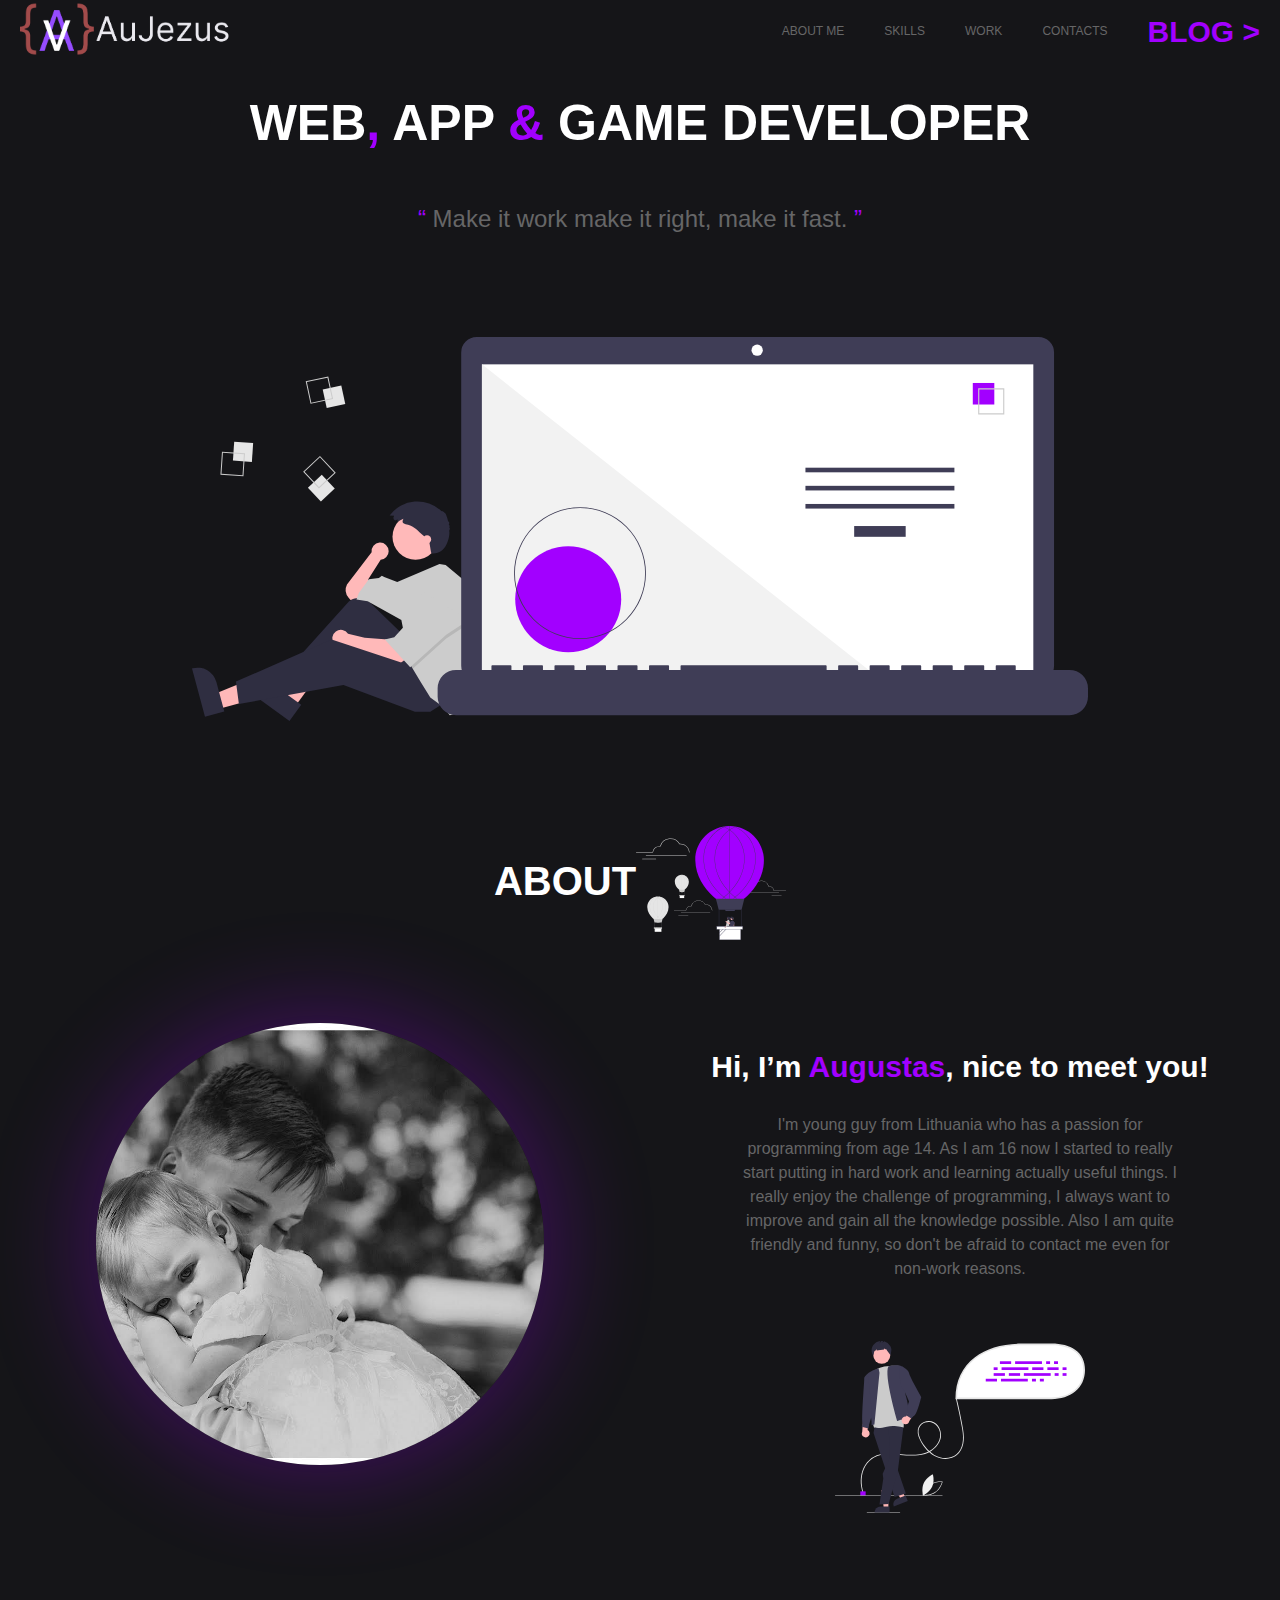
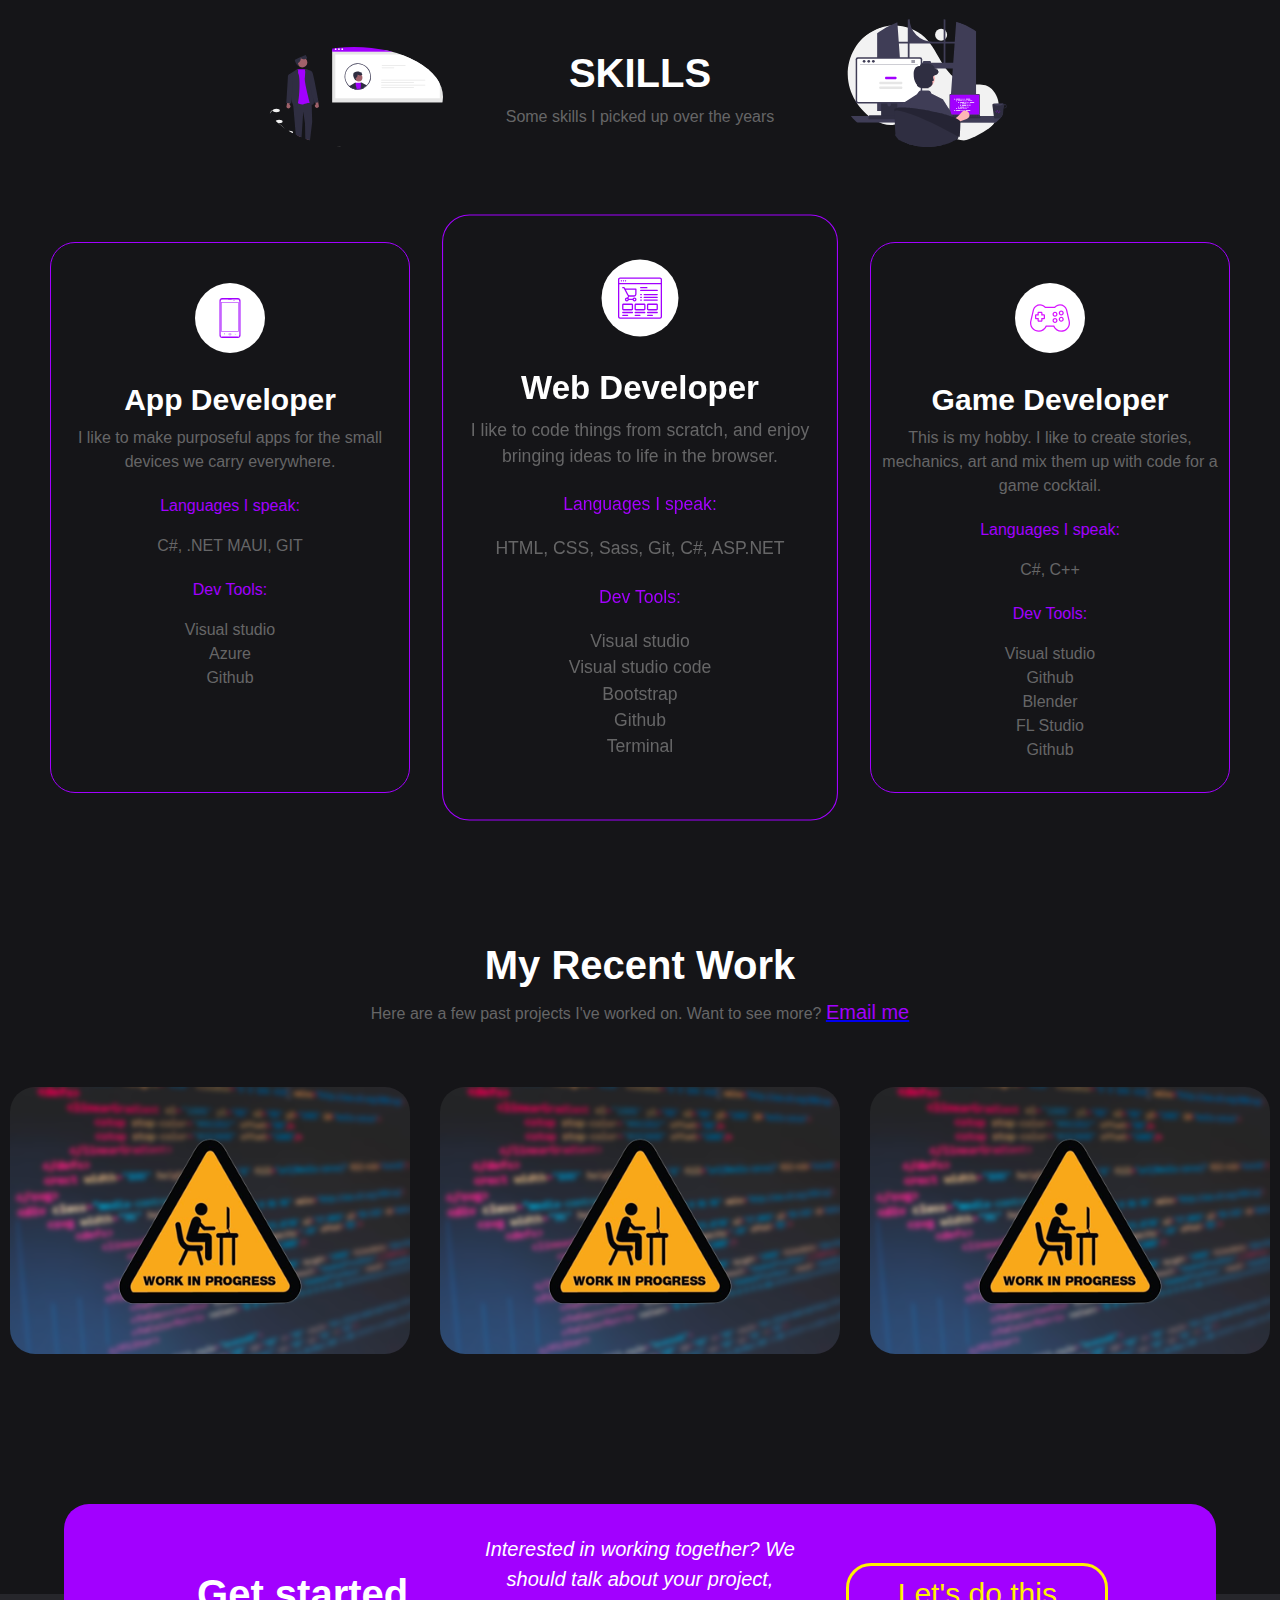
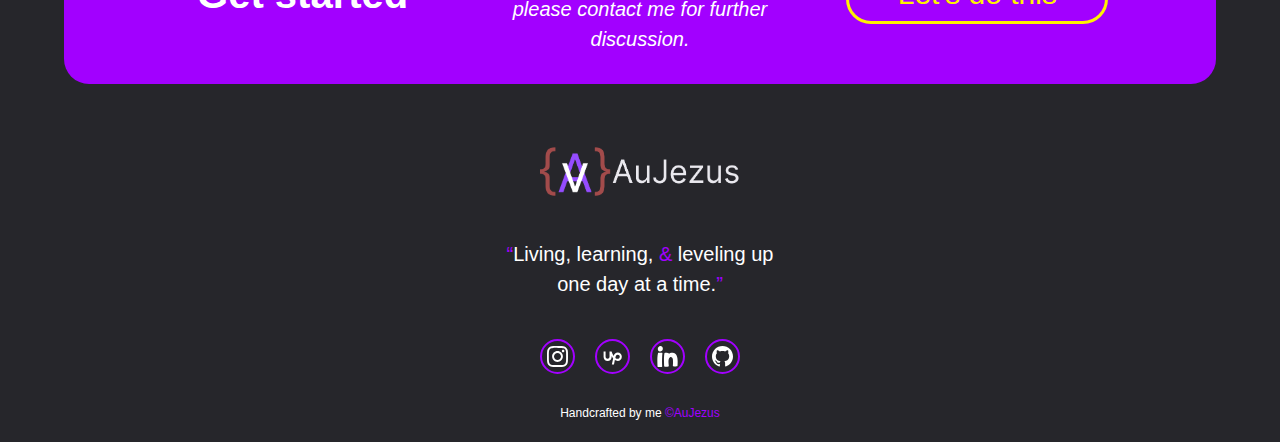
<file: index.html>
<!DOCTYPE html>
<html lang="en">
  <head>
    <meta charset="UTF-8" />
    <meta http-equiv="X-UA-Compatible" content="IE=edge" />
    <meta name="viewport" content="width=device-width, initial-scale=1.0" />
    <title>AuJezus</title>
    <link rel="stylesheet" href="css/normalize.css" />
    <link rel="stylesheet" href="css/styles.css" />
  </head>
  <body>
    <nav class="nav">
      <a href="#"><img class="nav__logo" src="images/logo.png" alt="" /></a>
      <a href="#" class="nav__toggler">
        <span class="nav__bar"></span>
        <span class="nav__bar"></span>
        <span class="nav__bar"></span>
      </a>
      <ul class="list nav__list">
        <li class="nav__item"><a href="#about_me">ABOUT ME</a></li>
        <li class="nav__item"><a href="#skills">SKILLS</a></li>
        <li class="nav__item"><a href="#work">WORK</a></li>
        <li class="nav__item"><a href="#contacts">CONTACTS</a></li>
        <li class="nav__item nav__item--special">
          <a href="blog.html">BLOG ></a>
        </li>
      </ul>
    </nav>

    <section class="container block block--hero">
      <section class="block--hero__text">
        <h1 class="block--hero__title">
          WEB<em>,</em> APP <em>&</em> GAME DEVELOPER
        </h1>
        <p class="block--hero__quote">
          <em>“</em> Make it work make it right, make it fast. <em>”</em>
        </p>
      </section>
      <img
        src="images/code-thinking.svg"
        alt="Person thinking, next to computer"
        class="block--hero__image"
      />
    </section>

    <section class="container block block--about" id="about_me">
      <header class="block--about__header">
        <h2>ABOUT</h2>
        <img
          src="images/floating-baloon.svg"
          alt="Air balloon in the clouds"
          class="block--about__image"
        />
      </header>
      <section class="block--about__body">
        <img
          src="images/profile-picture.jpg"
          alt="Photo of me"
          class="block--about__pfp"
        />
        <section class="block--about__text">
          <h3>Hi, I’m <em>Augustas</em>, nice to meet you!</h3>
          <p>
            I'm young guy from Lithuania who has a passion for programming from
            age 14. As I am 16 now I started to really start putting in hard
            work and learning actually useful things. I really enjoy the
            challenge of programming, I always want to improve and gain all the
            knowledge possible. Also I am quite friendly and funny, so don't be
            afraid to contact me even for non-work reasons.
          </p>
          <img
            src="images/man-walking.svg"
            alt=""
            class="block--about__text-image"
          />
        </section>
      </section>
    </section>

    <section class="container block block--skills" id="skills">
      <header class="block--skills__header">
        <img
          src="images/programming.svg"
          alt=""
          class="block--skills__header-image"
        />
        <section>
          <h2>SKILLS</h2>
          <p>Some skills I picked up over the years</p>
        </section>
        <img
          src="images/man-in-front-of-pc.svg"
          alt=""
          class="block--skills__header-image"
        />
      </header>
      <section class="grid grid--cols-3 block--skills__skill-container">
        <div class="card card--primary skill">
          <header class="skill__header">
            <div class="skill__logo-container">
              <img
                src="images/phone-svgrepo-com.svg"
                alt=""
                class="skill__logo-image"
              />
            </div>
            <h3>App Developer</h3>
            <p>
              I like to make purposeful apps for the small devices we carry
              everywhere.
            </p>
          </header>
          <div class="skill__body">
            <section class="skill__text-section">
              <p><em>Languages I speak:</em></p>
              <p>C#, .NET MAUI, GIT</p>
            </section>
            <section class="skill__text-section">
              <p><em>Dev Tools:</em></p>
              <ul class="list">
                <li>Visual studio</li>
                <li>Azure</li>
                <li>Github</li>
              </ul>
            </section>
          </div>
        </div>
        <div class="card card--primary skill skill--best">
          <header class="skill__header">
            <div class="skill__logo-container">
              <img
                src="images/website-logo.svg"
                alt=""
                class="skill__logo-image"
              />
            </div>
            <h3>Web Developer</h3>
            <p>
              I like to code things from scratch, and enjoy bringing ideas to
              life in the browser.
            </p>
          </header>
          <div class="skill__body">
            <section class="skill__text-section">
              <p><em>Languages I speak:</em></p>
              <p>HTML, CSS, Sass, Git, C#, ASP.NET</p>
            </section>
            <section class="skill__text-section">
              <p><em>Dev Tools:</em></p>
              <ul class="list">
                <li>Visual studio</li>
                <li>Visual studio code</li>
                <li>Bootstrap</li>
                <li>Github</li>
                <li>Terminal</li>
              </ul>
            </section>
          </div>
        </div>
        <div class="card card--primary skill">
          <header class="skill__header">
            <div class="skill__logo-container">
              <img
                src="images/game-svgrepo-com.svg"
                alt=""
                class="skill__logo-image"
              />
            </div>
            <h3>Game Developer</h3>
            <p>
              This is my hobby. I like to create stories, mechanics, art and mix
              them up with code for a game cocktail.
            </p>
          </header>
          <div class="skill__body">
            <section class="skill__text-section">
              <p><em>Languages I speak:</em></p>
              <p>C#, C++</p>
            </section>
            <section class="skill__text-section">
              <p><em>Dev Tools:</em></p>
              <ul class="list">
                <li>Visual studio</li>
                <li>Github</li>
                <li>Blender</li>
                <li>FL Studio</li>
                <li>Github</li>
              </ul>
            </section>
          </div>
        </div>
      </section>
    </section>

    <section class="container block--work" id="work">
      <header class="block--work__header">
        <h2>My Recent Work</h2>
        <p>
          Here are a few past projects I've worked on. Want to see more?
          <a href="mailto:augustasv16@gmail.com"><em>Email me</em></a>
        </p>
      </header>
      <div class="grid grid--cols-3 block--work__work-container">
        <div class="card work">
          <img src="images/work.png" alt="" class="work__image" />
          <div class="work__content">
            <p class="work__text">
              This will be a brief description of my work. Still working on it,
              so it's empty for the moment.
            </p>
            <button class="btn btn--accent work__btn">Visit now!</button>
          </div>
        </div>

        <div class="card work">
          <img src="images/work.png" alt="" class="work__image" />
          <div class="work__content">
            <p class="work__text">
              This will be a brief description of my work. Still working on it,
              so it's empty for the moment.
            </p>
            <button class="btn btn--accent work__btn">Visit now!</button>
          </div>
        </div>

        <div class="card work">
          <img src="images/work.png" alt="" class="work__image" />
          <div class="work__content">
            <p class="work__text">
              This will be a brief description of my work. Still working on it,
              so it's empty for the moment.
            </p>
            <button class="btn btn--accent work__btn">Visit now!</button>
          </div>
        </div>
      </div>
    </section>

    <section class="container grid grid--cols-3 discuss">
      <h2>Get started</h2>
      <span class="discuss__text"
        >Interested in working together? We should talk about your project,
        please contact me for further discussion.</span
      >
      <a
        class="btn btn--accent discuss__btn"
        href="mailto:augustasv16@gmail.com"
        >Let's do this</a
      >
    </section>

    <footer class="footer">
      <img src="images/logo.png" alt="" class="footer__logo" />
      <p class="footer__quote">
        <em>“</em>Living, learning, <em>&</em> leveling up one day at a time.<em
          >”</em
        >
      </p>
      <section class="footer__social--container" id="contacts">
        <a
          class="icon icon--primary"
          href="https://www.instagram.com/augustas_wa/"
          target="_blank"
        >
          <img src="images/instagram.svg" alt="" class="icon__image" />
        </a>
        <a
          class="icon icon--primary"
          href="https://www.upwork.com/freelancers/~01c8ac77e964ca067b"
          target="_blank"
        >
          <img src="images/upwork.svg" alt="" class="icon__image" />
        </a>
        <a
          class="icon icon--primary"
          href="https://lt.linkedin.com"
          target="_blank"
        >
          <img src="images/linkedin.svg" alt="" class="icon__image" />
        </a>
        <a
          class="icon icon--primary"
          href="https://github.com/AuJezus"
          target="_blank"
        >
          <img src="images/github.svg" alt="" class="icon__image" />
        </a>
      </section>
      <span class="footer__copyr">Handcrafted by me <em>©AuJezus</em></span>
    </footer>

    <script src="js/expand.js"></script>
  </body>
</html>
</file>
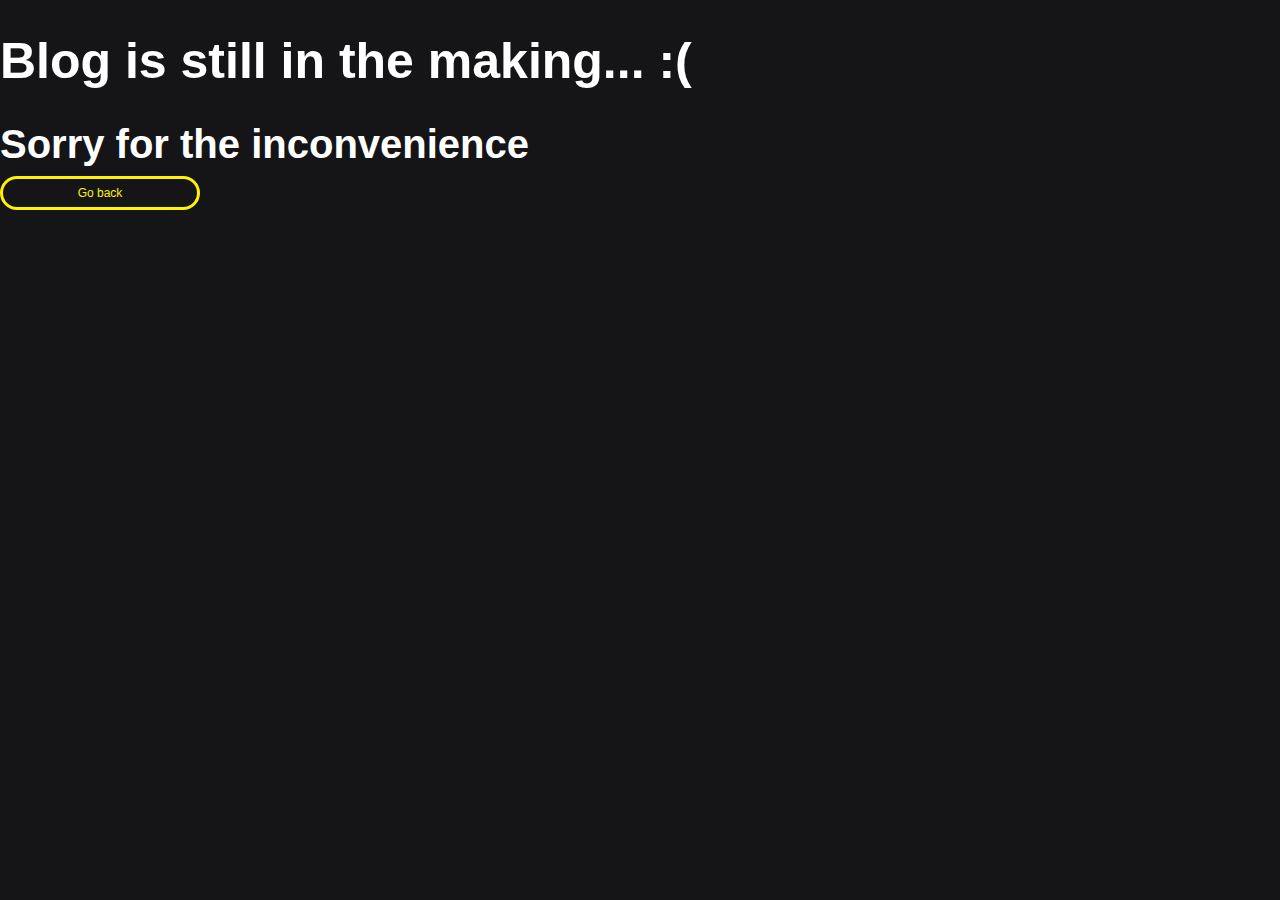
<file: blog.html>
<!DOCTYPE html>
<html lang="en">
  <head>
    <meta charset="UTF-8" />
    <meta http-equiv="X-UA-Compatible" content="IE=edge" />
    <meta name="viewport" content="width=device-width, initial-scale=1.0" />
    <title>AuJezus Blog</title>
    <link rel="stylesheet" href="css/normalize.css" />
    <link rel="stylesheet" href="css/styles.css" />
  </head>
  <body>
    <h1>Blog is still in the making... :(</h1>
    <h2>Sorry for the inconvenience</h2>
    <a
      href="index.html"
      class="btn btn--accent"
      style="display: inline-block; width: 200px; text-align: center"
      >Go back</a
    >
  </body>
</html>
</file>
<file: css/styles.css>
:root {
  --color-primary: #a200ff;
  --color-secondary: #666667;
  --color-accent: #fff200;
  --color-headings: white;
  --color-body: #151518;
  --color-body-lighter: #26262b;
  --border-radius: 25px;
}

*,
*::before,
*::after {
  box-sizing: border-box;
}

/* Typography */
::selection {
  background: var(--color-primary);
  color: white;
}

html {
  font-size: 62.5%;
}

body {
  font-family: "Inter", Arial, Arial, Helvetica, sans-serif;
  font-size: 1.2rem;
  line-height: 1.5;
  background: var(--color-body);
}

h1,
h2,
h3 {
  color: var(--color-headings);
  margin-bottom: 1rem;
  line-height: 1.1;
}

h1 {
  font-size: 5rem;
}

h2 {
  font-size: 4rem;
}

h3 {
  font-size: 3rem;
}

p {
  margin-top: 0;
  color: var(--color-secondary);
}

@media screen and (min-width: 768px) {
  h1 {
    font-size: 6rem;
  }

  h2 {
    font-size: 6rem;
  }

  p {
    font-size: 2rem;
  }
}

@media screen and (min-width: 1040px) {
  h1 {
    font-size: 5rem;
  }

  h2 {
    font-size: 4rem;
  }

  p {
    font-size: 1.6rem;
  }
}

.container {
  max-width: 1300px;
  margin: auto;
}

.block {
  margin-bottom: 10rem;
}

em {
  color: var(--color-primary);
  font-style: normal;
}

/* Navigation bar */
.nav {
  display: flex;
  justify-content: space-between;
  align-items: flex-start;
  flex-direction: column;
  margin-bottom: 0rem; /*10*/
}

.nav__logo {
  width: 21rem;
  margin: 0 2rem;
}

.nav__list {
  display: none;
  flex-direction: column;
  width: 100%;
}

.nav__item {
  padding: 0 2rem;
  margin-top: 2rem;
  border-bottom: var(--color-secondary) solid 2px;
}

.nav__item > a {
  text-decoration: none;
  color: var(--color-secondary);
  transition: color 0.3s;
}

.nav__item > a:hover {
  color: white;
}

.nav__item--special > a {
  font-size: 3rem;
  font-weight: bold;
  color: var(--color-primary);
}

.nav__item--special > a:hover {
  color: var(--color-accent);
}

.nav__toggler {
  position: absolute;
  top: 2rem;
  right: 1.6rem;
  display: flex;
  flex-direction: column;
  justify-content: space-between;
  width: 30px;
  height: 21px;
}

.nav__bar {
  height: 3px;
  width: 100%;
  background-color: white;
  border-radius: 10px;
}

.nav__list--expanded {
  display: flex;
}

@media screen and (min-width: 768px) {
  .nav {
    flex-direction: row;
    align-items: center;
  }

  .nav__list {
    display: flex;
    flex-direction: row;
    justify-content: flex-end;
    align-items: center;
  }

  .nav__item {
    border: 0;
    margin: 0;
  }

  .nav__toggler {
    display: none;
  }
}

/* Lists */
.list {
  list-style: none;
  padding: 0;
  margin: 0;
  color: var(--color-secondary);
}

/* Hero block */
.block--hero {
  text-align: center;
}

.block--hero__text {
  margin-bottom: 10rem;
}

.block--hero__title {
  margin-bottom: 5rem;
}

.block--hero__quote {
  font-size: 2rem;
}

.block--hero__image {
  width: 70%;
}

@media screen and (min-width: 768px) {
  .block--hero__quote {
    font-size: 2.4rem;
  }
}

/* About block */
.block--about {
  text-align: center;
}

.block--about__header {
  display: flex;
  justify-content: center;
  margin-bottom: 8rem;
}

.block--about__image {
  width: 15rem;
}

.block--about__body {
  display: grid;
  justify-items: center;
  align-items: center;
}

.block--about__pfp {
  border-radius: 50%;
  box-shadow: 0 0 100px 10px rgba(162, 0, 255, 0.3);
  width: 70%;
  transition: all 0.3s ease-in-out;
  margin-bottom: 5rem;
  margin-top: 0;
}

.block--about__pfp:hover {
  box-shadow: 0 0 100px 20px var(--color-primary);
  transform: scale(1.1);
}

.block--about__text {
  max-width: 500px;
}

.block--about__text-image {
  width: 50%;
  margin-top: 3rem;
}

.block--about__text > p {
  margin: 3rem;
  font-size: 1.6rem;
}

@media screen and (min-width: 768px) {
  .block--about__body {
    display: grid;
    grid-template-columns: 1fr 1fr;
    justify-items: center;
  }
}

/* Grid */
.grid {
  display: grid;
  width: 100%;
}

.grid--cols-2 {
  grid-template-rows: 1fr 1fr;
}

.grid--cols-3 {
  grid-template-rows: 1fr 1fr 1fr;
}

@media screen and (min-width: 768px) {
  .grid--cols-2 {
    grid-template-rows: 1fr;
    grid-template-columns: 1fr 1fr;
  }
}

@media screen and (min-width: 1040px) {
  .grid--cols-3 {
    grid-template-columns: 1fr 1fr 1fr;
    grid-template-rows: 1fr;
  }
}

/* Card */
.card {
  border-radius: var(--border-radius);
  padding: 1rem;
  text-align: center;
  transition: transform 0.15s, box-shadow 0.3s;
}

.card--primary {
  border: var(--color-primary) solid 1px;
}

.card--secondary {
  border: var(--color-secondary) solid 1px;
}

.card:hover {
  transform: scale(1.1);
}

.card--primary:hover {
  box-shadow: 0 0 50px 10px var(--color-primary);
}

.card--secondary:hover {
  box-shadow: 0 0 50px 10px var(--color-secondary);
}

/* Skill */
.skill__logo-container {
  width: 7rem;
  height: 7rem;
  padding: 1.5rem;
  border-radius: 50%;
  overflow: hidden;
  background: white;
  margin: 3rem auto;
}

.skill__logo-image {
  filter: invert(19%) sepia(76%) saturate(7469%) hue-rotate(277deg)
    brightness(95%) contrast(128%);
  width: 100%;
}

.skill__header {
  margin-bottom: 5rem;
}

.skill__text-section {
  margin-bottom: 4rem;
}

.skill--best {
  transform: scale(1.1);
  order: -1;
}

.skill--best:hover {
  transform: scale(1.2);
}

@media screen and (min-width: 768px) {
  .skill--best {
    transform: scale(1.1);
  }
}

@media screen and (min-width: 1040px) {
  .skill--best {
    order: 0;
  }

  .skill__header {
    margin-bottom: 2rem;
  }

  .skill__text-section {
    margin-bottom: 2rem;
  }
}

/* Skills block */
.block--skills {
  display: flex;
  flex-direction: column;
  justify-content: center;
  justify-items: center;
  align-content: center;
  align-items: center;
}

.block--skills__header {
  display: grid;
  grid-template-columns: 1fr 2fr 1fr;
  justify-content: end;
  text-align: center;
  gap: 2rem;
  max-width: 750px;
  margin-bottom: 8rem;
}

.block--skills__header-image {
  width: 100%;
  align-self: end;
  border-radius: 50%;
}

.block--skills .skill {
  margin: 0 4rem;
}

.block--skills .skill__text-section {
  font-size: 1.5rem;
}

.block--skills__skill-container {
  gap: 6rem;
}

@media screen and (min-width: 768px) {
  .block--skills__skill-container {
    padding: 5rem;
    gap: 6rem;
  }

  .block--skills .skill__text-section {
    font-size: 2rem;
  }

  .block--skills .skill {
    margin: 0;
  }
}

@media screen and (min-width: 1040px) {
  .block--skills .skill__text-section {
    font-size: 1.6rem;
  }

  .block--skills__skill-container {
    gap: 5rem;
  }

  .block--skills__header {
    margin-bottom: 4.5rem;
  }
}

/* Work */
.work {
  display: grid;
  align-items: center;
  justify-content: center;
  align-content: center;
  justify-items: center;
  overflow: hidden;
  padding: 0;
}

.work__image,
.work__content {
  grid-column: 1;
  grid-row: 1;
}

.work__image {
  width: 100%;
  transition: transform 0.5s;
}

.work__content {
  display: flex;
  justify-content: center;
  justify-items: center;
  align-items: center;
  flex-direction: column;
  opacity: 0;
  background-color: rgba(162, 0, 255, 0.9);
  transition: opacity 0.5s;
  z-index: 999;
  width: 100%;
  height: 100%;
  padding: 1rem;
}

.work:hover .work__content {
  opacity: 1;
}

.work:hover .work__image {
  transform: scale(1.3);
}

.work:hover {
  transform: scale(1);
}

.work__text {
  color: white;
  font-size: 2rem;
}

.work__btn {
  width: 30%;
  font-size: 2rem;
  border: 4px;
}

/* Work Block */
.block--work__header {
  text-align: center;
  margin-bottom: 5rem;
}

.block--work__work-container {
  margin-bottom: 5rem;
  gap: 3rem;
  padding: 1rem;
}

.block--work__image {
  display: block;
  max-width: 300px;
  width: 50%;
  margin: 0 auto;
}

.block--work__header a {
  font-size: 1.5rem;
}

@media screen and (min-width: 768px) {
  .block--work__header a {
    font-size: 3rem;
  }

  .block--work__work-container {
    padding-left: 5rem;
    padding-right: 5rem;
    gap: 5rem;
  }
}

@media screen and (min-width: 1040px) {
  .block--work__header a {
    font-size: 2rem;
  }

  .block--work__work-container {
    margin-bottom: 5rem;
    gap: 3rem;
    padding: 1rem;
  }
}

/* Button */
.btn {
  border-radius: 25px;
  padding: 0.5rem 0;
  text-decoration: none;
}

.btn--accent {
  border: var(--color-accent) solid 3px;
  color: var(--color-accent);
  background: none;
  transition: color 0.2s ease-in, background 0.2s ease-in;
}

.btn--accent:hover {
  color: var(--color-body);
  background: var(--color-accent);
}

/* Discuss */
.discuss {
  background: var(--color-primary);
  border-radius: 25px;
  justify-content: center;
  justify-items: center;
  align-items: center;
  align-content: center;
  padding: 3rem 1rem;
  text-align: center;
  gap: 1rem;
  position: relative;
  top: 10vh;
  width: 90%;
}

.discuss__text {
  color: white;
  font-style: italic;
  font-size: 2rem;
}

.discuss__btn {
  width: 60%;
  font-size: 3rem;
}

.discuss h2 {
  margin: 0;
}

@media screen and (min-width: 768px) {
  .discuss__btn {
    width: 100%;
    font-size: 4rem;
  }

  .discuss {
    padding-left: 7.5rem;
    padding-right: 7.5rem;
  }

  .discuss__text {
    font-size: 3rem;
  }
}

@media screen and (min-width: 1040px) {
  .discuss__btn {
    width: 80%;
    font-size: 3rem;
  }

  .discuss {
    padding-left: 7.5rem;
    padding-right: 7.5rem;
  }

  .discuss__text {
    font-size: 2rem;
  }
}

/* icon */

.icon {
  display: flex;
  border-radius: 50%;
  padding: 0.5rem;
  transition: all 0.15s;
  width: 100%;
}

.icon:hover {
  border-radius: 0;
  box-shadow: 0 0 10px 1px var(--color-primary);
}

.icon--primary {
  border: var(--color-primary) 2px solid;
}

.icon__image {
  filter: brightness(0) invert();
  transition: all 0.5s ease-out;
  width: 100%;
}

.icon:hover .icon__image {
  transform: rotate(360deg);
}

/* Footer */
.footer {
  display: flex;
  flex-direction: column;
  align-items: center;
  background-color: var(--color-body-lighter);
  text-align: center;
}

.footer__logo {
  display: block;
  width: 50%;
  max-width: 200px;
  margin: 15rem 0 4rem;
}

.footer__quote {
  color: white;
  margin-bottom: 4rem;
  font-size: 2rem;
  max-width: 300px;
}

.footer__social--container {
  display: flex;
  flex-basis: 0;
  max-width: 200px;
  gap: 2rem;
  justify-content: center;
  align-items: center;
  justify-items: center;
  margin-bottom: 3rem;
}

.footer__copyr {
  color: white;
  margin-bottom: 2rem;
}

/*
Chnage pictures ok
Make buttons work ok
Change text ok
run through the css and html checkers ok
Check code a bit ok
Upload to github
Host it urself
*/
</file>
